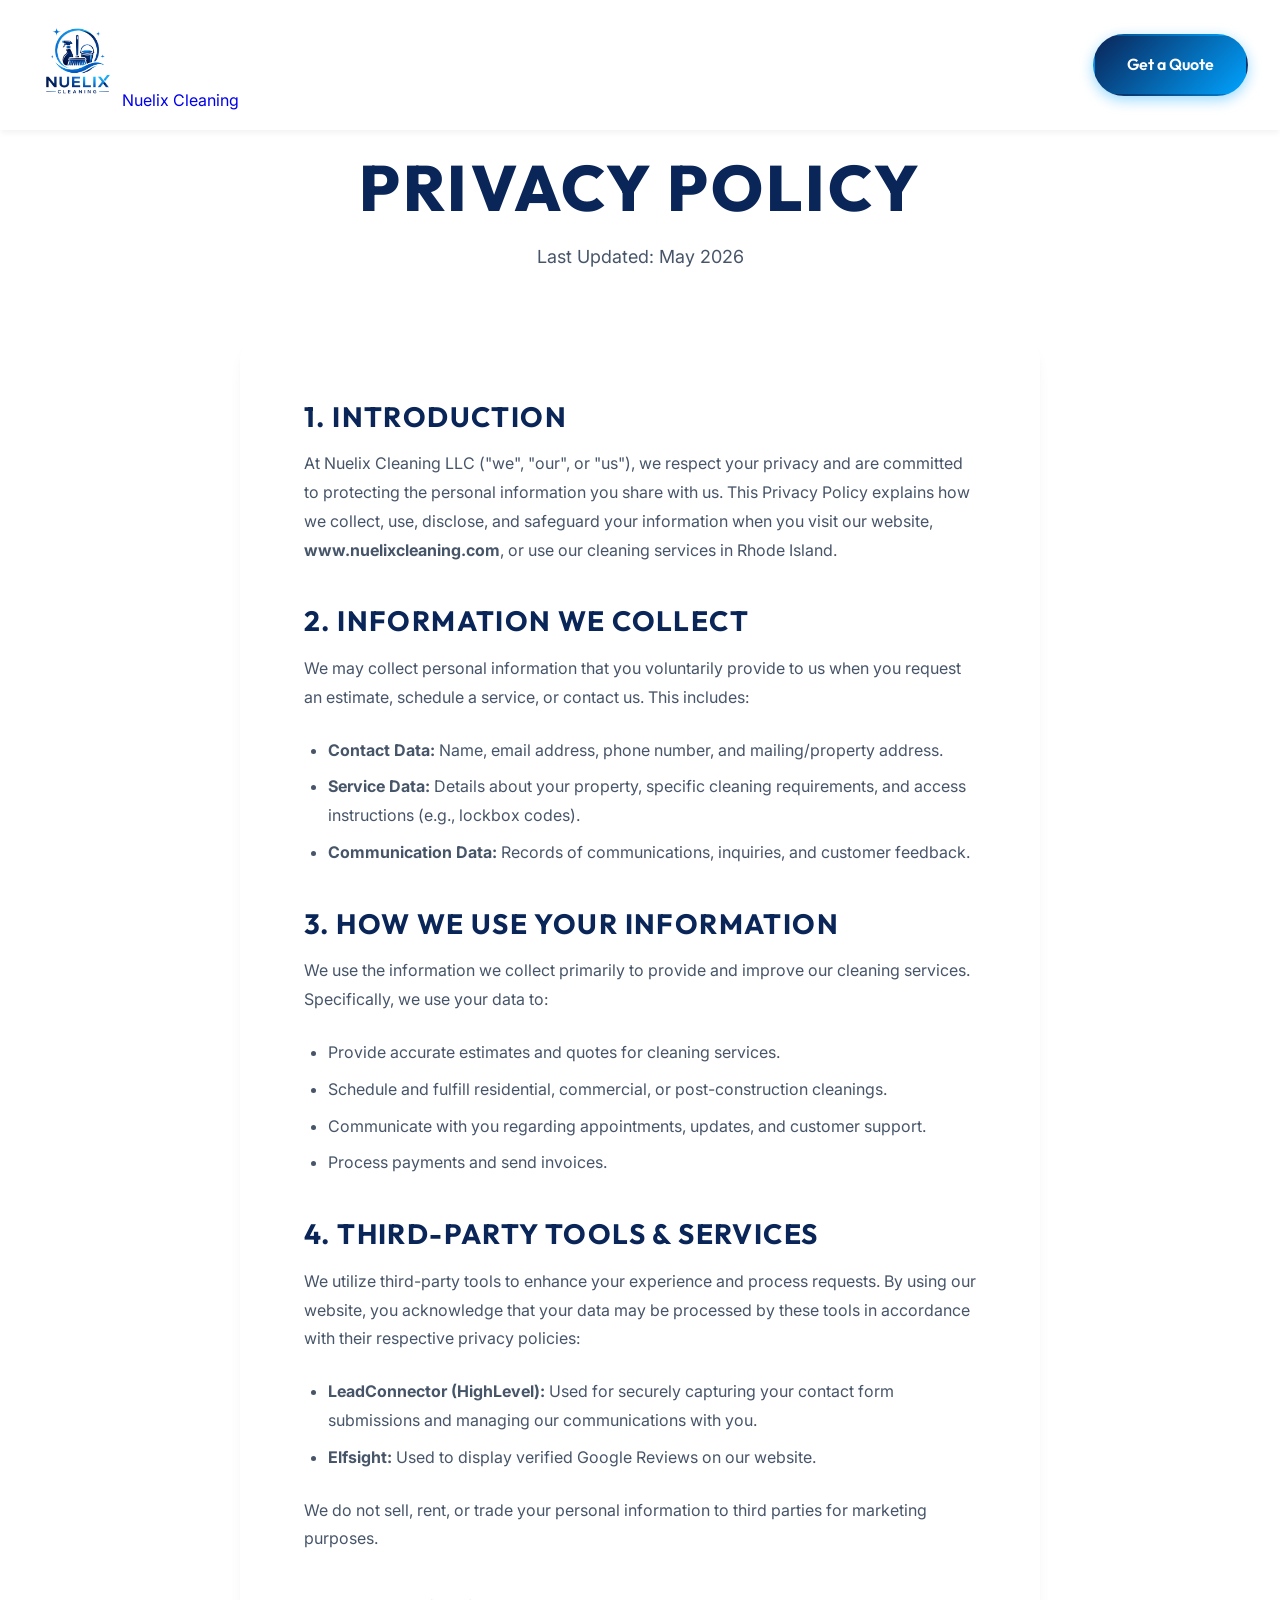
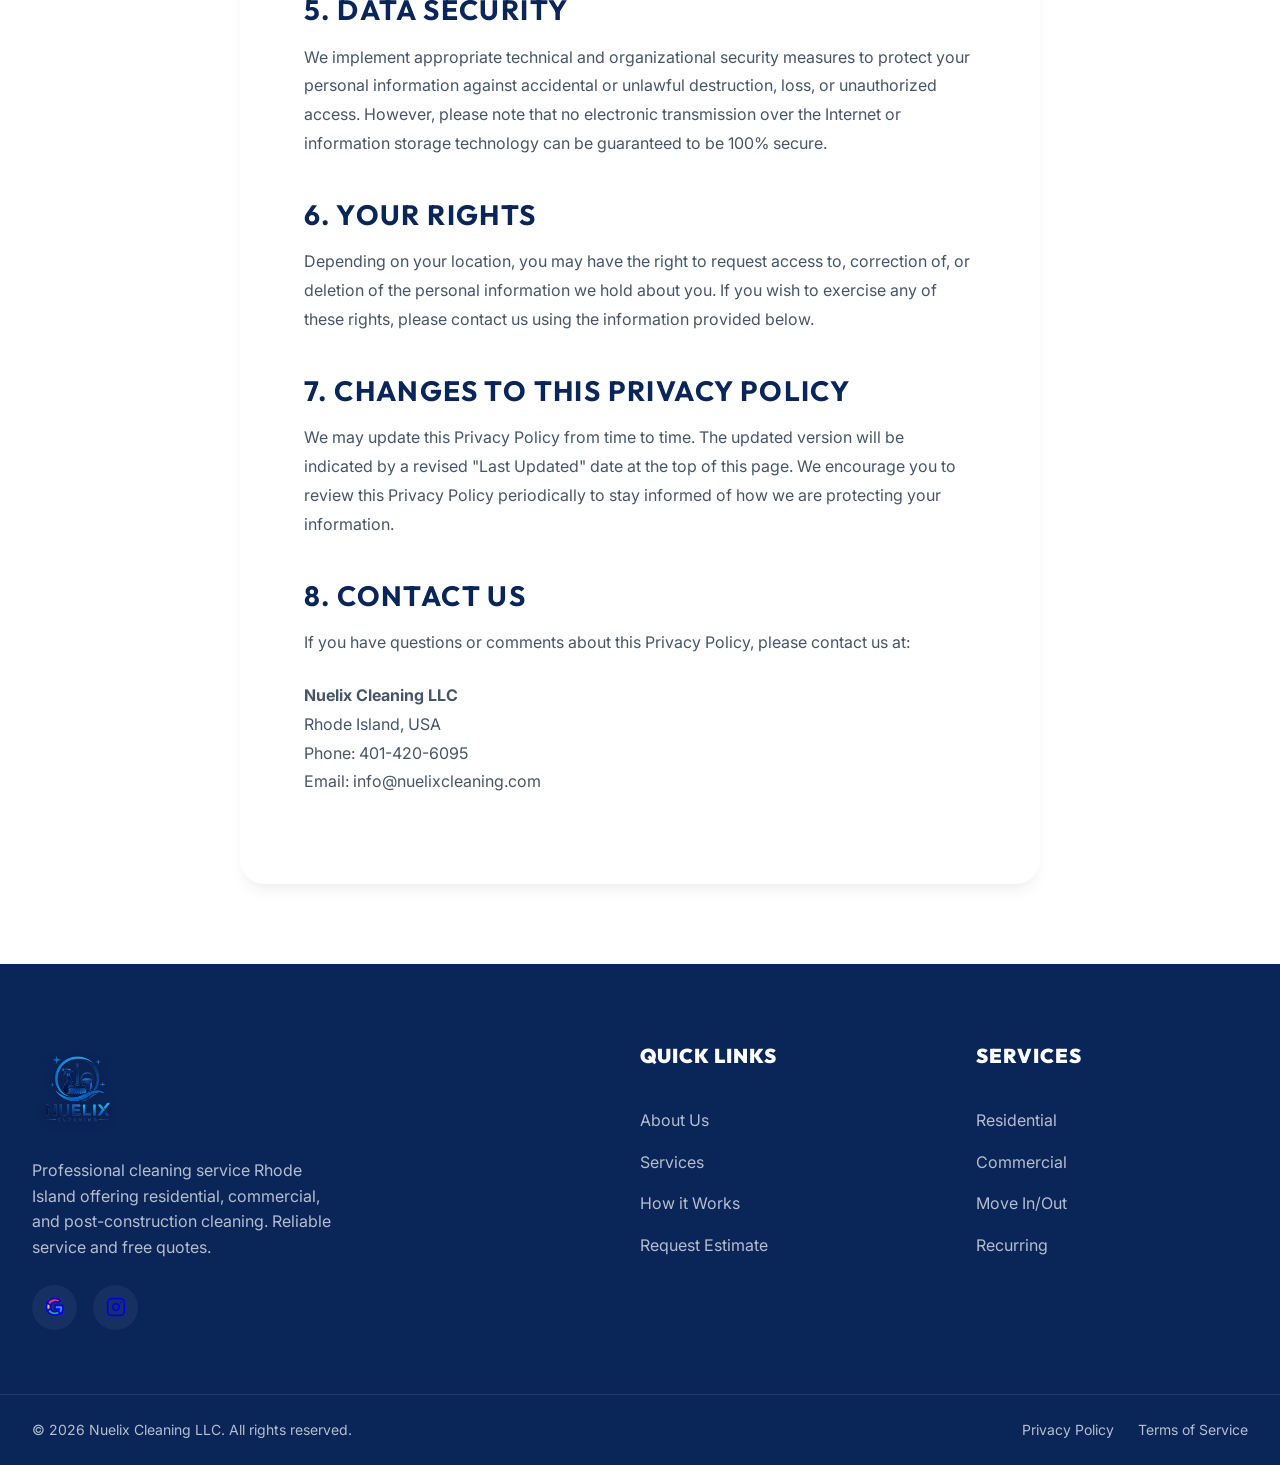
<file: privacy.html>
<!DOCTYPE html>
<html lang="en" class="scroll-smooth">

<head>
    <meta charset="UTF-8">
    <meta name="viewport" content="width=device-width, initial-scale=1.0">
    <title>Privacy Policy | Nuelix Cleaning LLC</title>
    <link rel="icon" href="logo.png" type="image/png">
    <meta name="description"
        content="Privacy Policy for Nuelix Cleaning LLC. Learn how we collect, use, and protect your personal information.">

    <!-- Google Fonts: Outfit & Inter -->
    <link rel="preconnect" href="https://fonts.googleapis.com">
    <link rel="preconnect" href="https://fonts.gstatic.com" crossorigin>
    <link
        href="https://fonts.googleapis.com/css2?family=Inter:wght@300;400;500;600&family=Outfit:wght@300;400;600;800;900&display=swap"
        rel="stylesheet">

    <!-- Custom CSS -->
    <link rel="stylesheet" href="style.css">
</head>

<body>

    <!-- Header -->
    <header id="header" class="header" style="background: rgba(255, 255, 255, 0.95); box-shadow: var(--shadow-sm);">
        <div class="container header-content">
            <a href="index.html" class="logo">
                <img src="logo.png" alt="Nuelix Cleaning Logo" class="logo-img">
                <span class="logo-text">Nuelix Cleaning</span>
            </a>

            <!-- Desktop Navigation -->
            <nav class="nav-links">
                <a href="index.html#about" class="nav-link">About</a>
                <a href="index.html#process" class="nav-link">Process</a>
                <a href="index.html#services" class="nav-link">Services</a>
                <a href="index.html#location" class="nav-link">Location</a>
                <a href="index.html#faq" class="nav-link">FAQ</a>
            </nav>

            <div class="nav-cta">
                <a href="index.html#contact" class="btn btn-primary">Get a Quote</a>
            </div>
            
            <!-- Mobile Menu Button -->
            <button class="mobile-menu-btn" aria-label="Toggle menu">
                <span></span>
                <span></span>
                <span></span>
            </button>
        </div>
        <div class="mobile-nav">
            <a href="index.html#about" class="mobile-link">About</a>
            <a href="index.html#process" class="mobile-link">Process</a>
            <a href="index.html#services" class="mobile-link">Services</a>
            <a href="index.html#location" class="mobile-link">Location</a>
            <a href="index.html#contact" class="mobile-link">Contact</a>
            <a href="index.html#contact" class="btn btn-primary mobile-cta">Request a Free Estimate</a>
        </div>
    </header>

    <!-- Legal Section -->
    <section class="legal-page section">
        <div class="container">
            <div class="legal-header">
                <h1 class="legal-title">Privacy Policy</h1>
                <p class="legal-updated">Last Updated: May 2026</p>
            </div>
            
            <div class="legal-content">
                <h2>1. Introduction</h2>
                <p>At Nuelix Cleaning LLC ("we", "our", or "us"), we respect your privacy and are committed to protecting the personal information you share with us. This Privacy Policy explains how we collect, use, disclose, and safeguard your information when you visit our website, <strong>www.nuelixcleaning.com</strong>, or use our cleaning services in Rhode Island.</p>

                <h2>2. Information We Collect</h2>
                <p>We may collect personal information that you voluntarily provide to us when you request an estimate, schedule a service, or contact us. This includes:</p>
                <ul>
                    <li><strong>Contact Data:</strong> Name, email address, phone number, and mailing/property address.</li>
                    <li><strong>Service Data:</strong> Details about your property, specific cleaning requirements, and access instructions (e.g., lockbox codes).</li>
                    <li><strong>Communication Data:</strong> Records of communications, inquiries, and customer feedback.</li>
                </ul>

                <h2>3. How We Use Your Information</h2>
                <p>We use the information we collect primarily to provide and improve our cleaning services. Specifically, we use your data to:</p>
                <ul>
                    <li>Provide accurate estimates and quotes for cleaning services.</li>
                    <li>Schedule and fulfill residential, commercial, or post-construction cleanings.</li>
                    <li>Communicate with you regarding appointments, updates, and customer support.</li>
                    <li>Process payments and send invoices.</li>
                </ul>

                <h2>4. Third-Party Tools & Services</h2>
                <p>We utilize third-party tools to enhance your experience and process requests. By using our website, you acknowledge that your data may be processed by these tools in accordance with their respective privacy policies:</p>
                <ul>
                    <li><strong>LeadConnector (HighLevel):</strong> Used for securely capturing your contact form submissions and managing our communications with you.</li>
                    <li><strong>Elfsight:</strong> Used to display verified Google Reviews on our website.</li>
                </ul>
                <p>We do not sell, rent, or trade your personal information to third parties for marketing purposes.</p>

                <h2>5. Data Security</h2>
                <p>We implement appropriate technical and organizational security measures to protect your personal information against accidental or unlawful destruction, loss, or unauthorized access. However, please note that no electronic transmission over the Internet or information storage technology can be guaranteed to be 100% secure.</p>

                <h2>6. Your Rights</h2>
                <p>Depending on your location, you may have the right to request access to, correction of, or deletion of the personal information we hold about you. If you wish to exercise any of these rights, please contact us using the information provided below.</p>

                <h2>7. Changes to This Privacy Policy</h2>
                <p>We may update this Privacy Policy from time to time. The updated version will be indicated by a revised "Last Updated" date at the top of this page. We encourage you to review this Privacy Policy periodically to stay informed of how we are protecting your information.</p>

                <h2>8. Contact Us</h2>
                <p>If you have questions or comments about this Privacy Policy, please contact us at:</p>
                <p>
                    <strong>Nuelix Cleaning LLC</strong><br>
                    Rhode Island, USA<br>
                    Phone: 401-420-6095<br>
                    Email: info@nuelixcleaning.com
                </p>
            </div>
        </div>
    </section>

    <!-- Footer -->
    <footer class="footer">
        <div class="container footer-container">
            <div class="footer-brand">
                <a href="index.html" class="logo footer-logo">
                    <img src="logo.png" alt="Nuelix Cleaning Logo" class="logo-img">
                </a>
                <p class="footer-desc">Professional cleaning service Rhode Island offering residential, commercial, and post-construction cleaning. Reliable service and free quotes.</p>
                <div class="social-links">
                    <a href="https://www.google.com/search?q=nuelix+cleaning+llc&ie=UTF-8&oe=UTF-8&hl=en-us&client=safari#ebo=0" target="_blank" class="social-link" aria-label="Google Business">
                        <svg viewBox="0 0 24 24" width="20" height="20" stroke="currentColor" stroke-width="2" fill="none" stroke-linecap="round" stroke-linejoin="round"><path d="M21.3 12.33c0-.82-.07-1.61-.2-2.37H12v4.4h5.27c-.23 1.44-.99 2.65-2.18 3.44v2.86h3.53c2.06-1.9 3.25-4.71 3.25-8.33z" fill="#4285F4"/><path d="M12 21.8c2.61 0 4.81-.86 6.42-2.34l-3.53-2.86c-.87.58-1.98.93-3.14.93-2.42 0-4.47-1.63-5.2-3.83H2.89v2.96C4.55 19.92 8.02 21.8 12 21.8z" fill="#34A853"/><path d="M6.8 13.71c-.19-.58-.3-1.2-.3-1.83s.11-1.25.3-1.83V7.09H2.89C2.2 8.46 1.8 10 1.8 11.64s.4 3.18 1.09 4.55l3.91-2.48z" fill="#FBBC05"/><path d="M12 5.51c1.42 0 2.69.49 3.7 1.45l2.77-2.77C16.8 2.59 14.6 1.8 12 1.8 8.02 1.8 4.55 3.68 2.89 7.09l3.91 2.96c.73-2.2 2.78-3.83 5.2-3.83z" fill="#EA4335"/></svg>
                    </a>
                    <a href="https://www.instagram.com/nuelix_cleaningllc?utm_source=ig_web_button_share_sheet&igsh=ZDNlZDc0MzIxNw==" target="_blank" class="social-link" aria-label="Instagram">
                        <svg xmlns="http://www.w3.org/2000/svg" width="20" height="20" viewBox="0 0 24 24" fill="none" stroke="currentColor" stroke-width="2" stroke-linecap="round" stroke-linejoin="round"><rect x="2" y="2" width="20" height="20" rx="5" ry="5"></rect><path d="M16 11.37A4 4 0 1 1 12.63 8 4 4 0 0 1 16 11.37z"></path><line x1="17.5" y1="6.5" x2="17.51" y2="6.5"></line></svg>
                    </a>
                </div>
            </div>
            <div class="footer-links-group">
                <h4 class="footer-title">Quick Links</h4>
                <a href="index.html#about" class="footer-link">About Us</a>
                <a href="index.html#services" class="footer-link">Services</a>
                <a href="index.html#process" class="footer-link">How it Works</a>
                <a href="index.html#contact" class="footer-link">Request Estimate</a>
            </div>
            <div class="footer-links-group">
                <h4 class="footer-title">Services</h4>
                <a href="index.html#services" class="footer-link">Residential</a>
                <a href="index.html#services" class="footer-link">Commercial</a>
                <a href="index.html#services" class="footer-link">Move In/Out</a>
                <a href="index.html#services" class="footer-link">Recurring</a>
            </div>
        </div>
        <div class="footer-bottom">
            <div class="container footer-bottom-inner">
                <p>&copy; 2026 Nuelix Cleaning LLC. All rights reserved.</p>
                <div class="footer-legal">
                    <a href="privacy.html">Privacy Policy</a>
                    <a href="terms.html">Terms of Service</a>
                </div>
            </div>
        </div>
    </footer>

    <!-- Scripts -->
    <script src="main.js"></script>
</body>
</html>
</file>
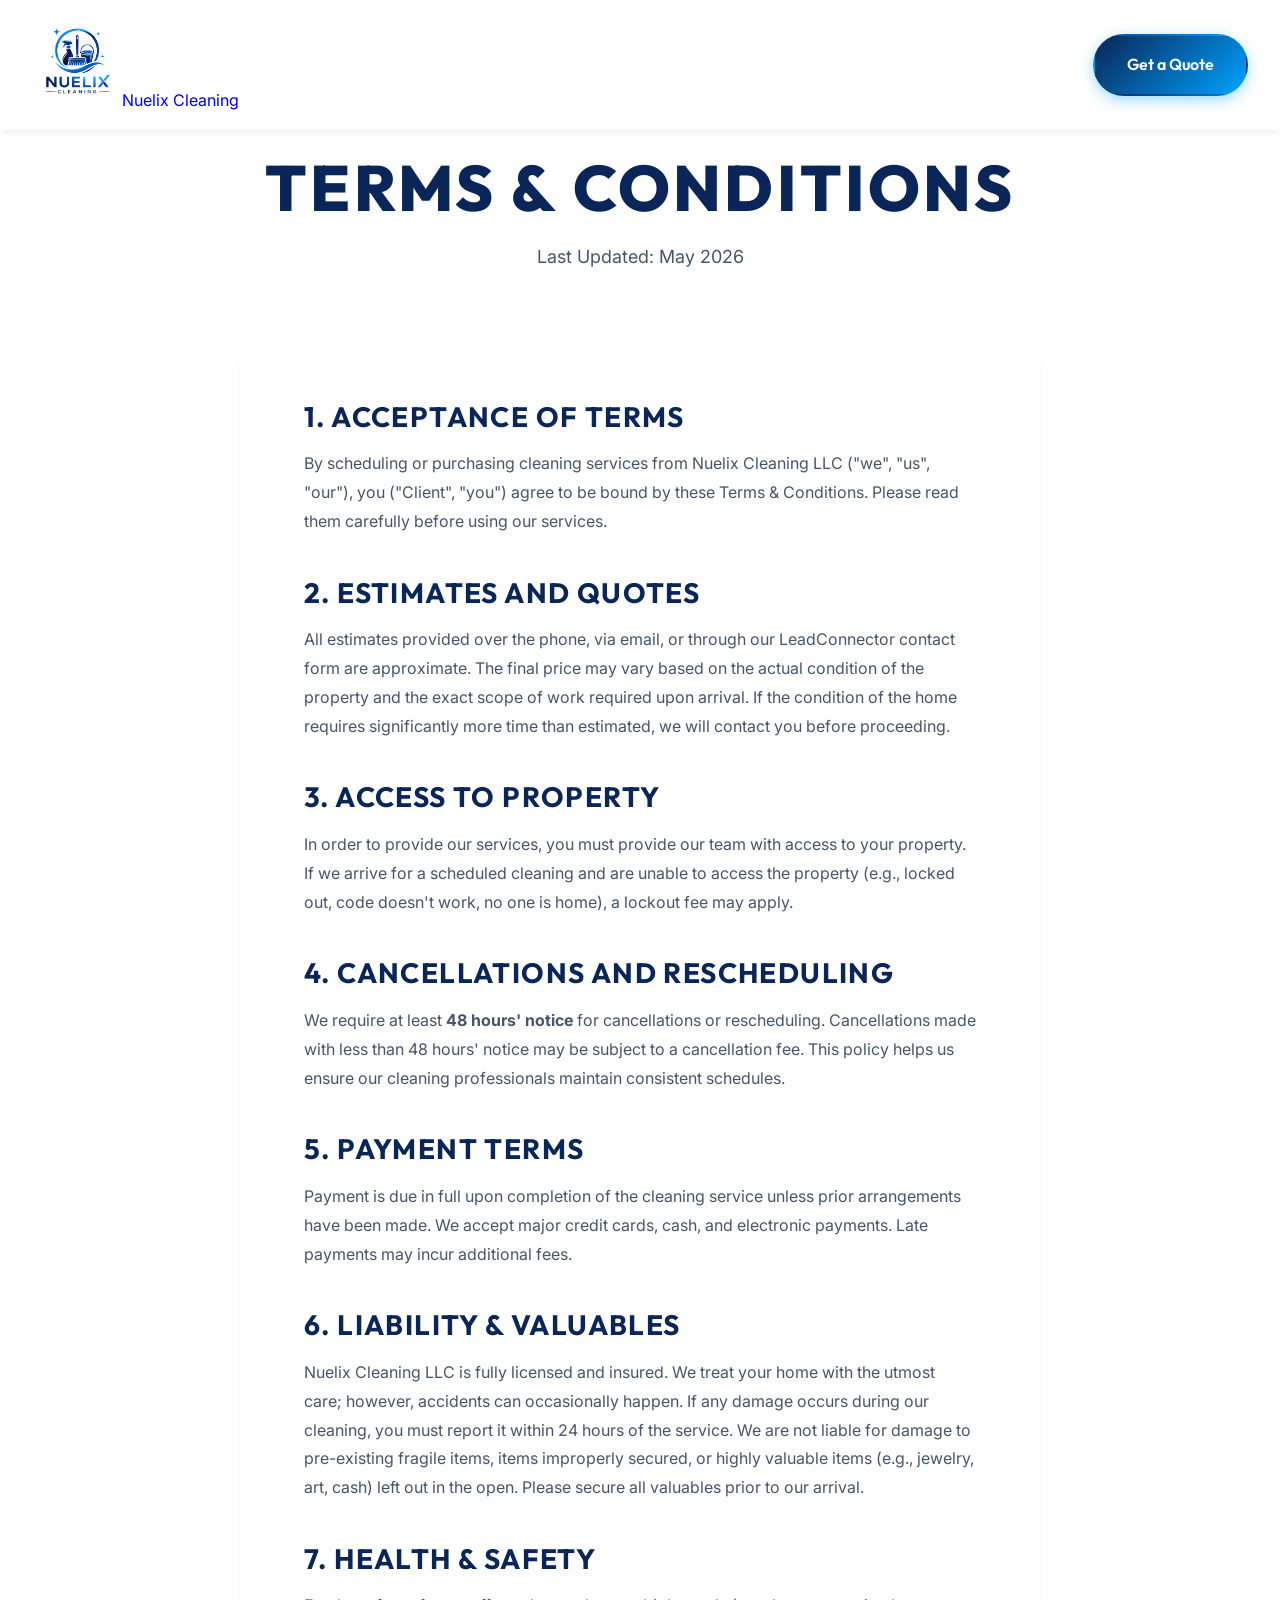
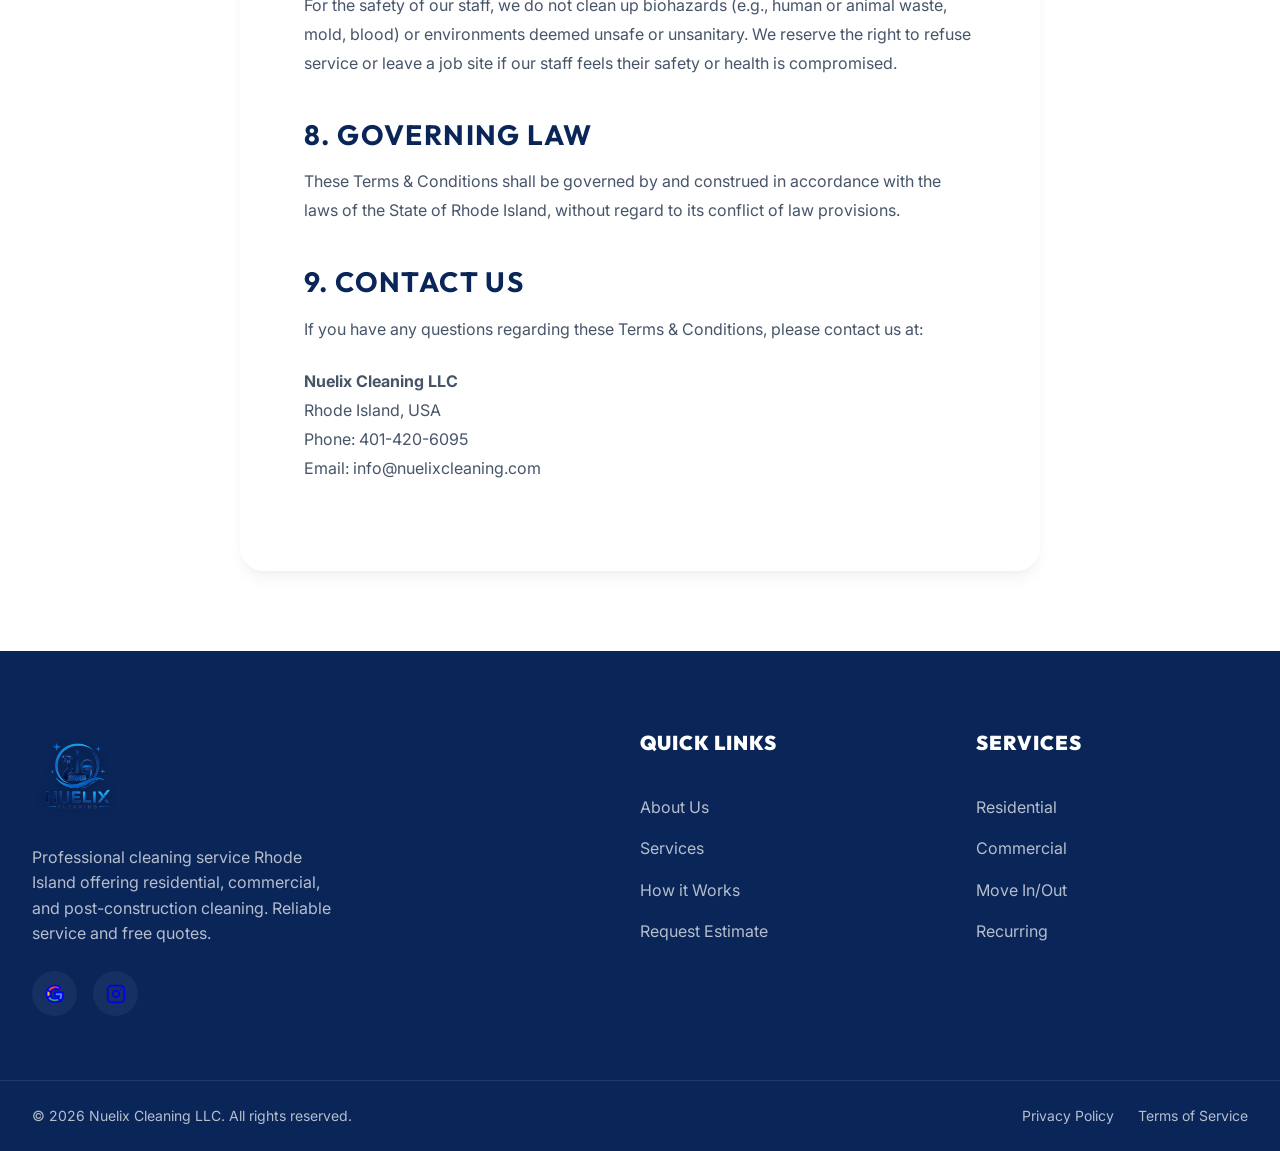
<file: terms.html>
<!DOCTYPE html>
<html lang="en" class="scroll-smooth">

<head>
    <meta charset="UTF-8">
    <meta name="viewport" content="width=device-width, initial-scale=1.0">
    <title>Terms & Conditions | Nuelix Cleaning LLC</title>
    <link rel="icon" href="logo.png" type="image/png">
    <meta name="description"
        content="Terms and Conditions for Nuelix Cleaning LLC. Read our service agreements, cancellation policies, and liability terms.">

    <!-- Google Fonts: Outfit & Inter -->
    <link rel="preconnect" href="https://fonts.googleapis.com">
    <link rel="preconnect" href="https://fonts.gstatic.com" crossorigin>
    <link
        href="https://fonts.googleapis.com/css2?family=Inter:wght@300;400;500;600&family=Outfit:wght@300;400;600;800;900&display=swap"
        rel="stylesheet">

    <!-- Custom CSS -->
    <link rel="stylesheet" href="style.css">
</head>

<body>

    <!-- Header -->
    <header id="header" class="header" style="background: rgba(255, 255, 255, 0.95); box-shadow: var(--shadow-sm);">
        <div class="container header-content">
            <a href="index.html" class="logo">
                <img src="logo.png" alt="Nuelix Cleaning Logo" class="logo-img">
                <span class="logo-text">Nuelix Cleaning</span>
            </a>

            <!-- Desktop Navigation -->
            <nav class="nav-links">
                <a href="index.html#about" class="nav-link">About</a>
                <a href="index.html#process" class="nav-link">Process</a>
                <a href="index.html#services" class="nav-link">Services</a>
                <a href="index.html#location" class="nav-link">Location</a>
                <a href="index.html#faq" class="nav-link">FAQ</a>
            </nav>

            <div class="nav-cta">
                <a href="index.html#contact" class="btn btn-primary">Get a Quote</a>
            </div>
            
            <!-- Mobile Menu Button -->
            <button class="mobile-menu-btn" aria-label="Toggle menu">
                <span></span>
                <span></span>
                <span></span>
            </button>
        </div>
        <div class="mobile-nav">
            <a href="index.html#about" class="mobile-link">About</a>
            <a href="index.html#process" class="mobile-link">Process</a>
            <a href="index.html#services" class="mobile-link">Services</a>
            <a href="index.html#location" class="mobile-link">Location</a>
            <a href="index.html#contact" class="mobile-link">Contact</a>
            <a href="index.html#contact" class="btn btn-primary mobile-cta">Request a Free Estimate</a>
        </div>
    </header>

    <!-- Legal Section -->
    <section class="legal-page section">
        <div class="container">
            <div class="legal-header">
                <h1 class="legal-title">Terms & Conditions</h1>
                <p class="legal-updated">Last Updated: May 2026</p>
            </div>
            
            <div class="legal-content">
                <h2>1. Acceptance of Terms</h2>
                <p>By scheduling or purchasing cleaning services from Nuelix Cleaning LLC ("we", "us", "our"), you ("Client", "you") agree to be bound by these Terms & Conditions. Please read them carefully before using our services.</p>

                <h2>2. Estimates and Quotes</h2>
                <p>All estimates provided over the phone, via email, or through our LeadConnector contact form are approximate. The final price may vary based on the actual condition of the property and the exact scope of work required upon arrival. If the condition of the home requires significantly more time than estimated, we will contact you before proceeding.</p>

                <h2>3. Access to Property</h2>
                <p>In order to provide our services, you must provide our team with access to your property. If we arrive for a scheduled cleaning and are unable to access the property (e.g., locked out, code doesn't work, no one is home), a lockout fee may apply.</p>

                <h2>4. Cancellations and Rescheduling</h2>
                <p>We require at least <strong>48 hours' notice</strong> for cancellations or rescheduling. Cancellations made with less than 48 hours' notice may be subject to a cancellation fee. This policy helps us ensure our cleaning professionals maintain consistent schedules.</p>

                <h2>5. Payment Terms</h2>
                <p>Payment is due in full upon completion of the cleaning service unless prior arrangements have been made. We accept major credit cards, cash, and electronic payments. Late payments may incur additional fees.</p>

                <h2>6. Liability & Valuables</h2>
                <p>Nuelix Cleaning LLC is fully licensed and insured. We treat your home with the utmost care; however, accidents can occasionally happen. If any damage occurs during our cleaning, you must report it within 24 hours of the service. We are not liable for damage to pre-existing fragile items, items improperly secured, or highly valuable items (e.g., jewelry, art, cash) left out in the open. Please secure all valuables prior to our arrival.</p>

                <h2>7. Health & Safety</h2>
                <p>For the safety of our staff, we do not clean up biohazards (e.g., human or animal waste, mold, blood) or environments deemed unsafe or unsanitary. We reserve the right to refuse service or leave a job site if our staff feels their safety or health is compromised.</p>

                <h2>8. Governing Law</h2>
                <p>These Terms & Conditions shall be governed by and construed in accordance with the laws of the State of Rhode Island, without regard to its conflict of law provisions.</p>

                <h2>9. Contact Us</h2>
                <p>If you have any questions regarding these Terms & Conditions, please contact us at:</p>
                <p>
                    <strong>Nuelix Cleaning LLC</strong><br>
                    Rhode Island, USA<br>
                    Phone: 401-420-6095<br>
                    Email: info@nuelixcleaning.com
                </p>
            </div>
        </div>
    </section>

    <!-- Footer -->
    <footer class="footer">
        <div class="container footer-container">
            <div class="footer-brand">
                <a href="index.html" class="logo footer-logo">
                    <img src="logo.png" alt="Nuelix Cleaning Logo" class="logo-img">
                </a>
                <p class="footer-desc">Professional cleaning service Rhode Island offering residential, commercial, and post-construction cleaning. Reliable service and free quotes.</p>
                <div class="social-links">
                    <a href="https://www.google.com/search?q=nuelix+cleaning+llc&ie=UTF-8&oe=UTF-8&hl=en-us&client=safari#ebo=0" target="_blank" class="social-link" aria-label="Google Business">
                        <svg viewBox="0 0 24 24" width="20" height="20" stroke="currentColor" stroke-width="2" fill="none" stroke-linecap="round" stroke-linejoin="round"><path d="M21.3 12.33c0-.82-.07-1.61-.2-2.37H12v4.4h5.27c-.23 1.44-.99 2.65-2.18 3.44v2.86h3.53c2.06-1.9 3.25-4.71 3.25-8.33z" fill="#4285F4"/><path d="M12 21.8c2.61 0 4.81-.86 6.42-2.34l-3.53-2.86c-.87.58-1.98.93-3.14.93-2.42 0-4.47-1.63-5.2-3.83H2.89v2.96C4.55 19.92 8.02 21.8 12 21.8z" fill="#34A853"/><path d="M6.8 13.71c-.19-.58-.3-1.2-.3-1.83s.11-1.25.3-1.83V7.09H2.89C2.2 8.46 1.8 10 1.8 11.64s.4 3.18 1.09 4.55l3.91-2.48z" fill="#FBBC05"/><path d="M12 5.51c1.42 0 2.69.49 3.7 1.45l2.77-2.77C16.8 2.59 14.6 1.8 12 1.8 8.02 1.8 4.55 3.68 2.89 7.09l3.91 2.96c.73-2.2 2.78-3.83 5.2-3.83z" fill="#EA4335"/></svg>
                    </a>
                    <a href="https://www.instagram.com/nuelix_cleaningllc?utm_source=ig_web_button_share_sheet&igsh=ZDNlZDc0MzIxNw==" target="_blank" class="social-link" aria-label="Instagram">
                        <svg xmlns="http://www.w3.org/2000/svg" width="20" height="20" viewBox="0 0 24 24" fill="none" stroke="currentColor" stroke-width="2" stroke-linecap="round" stroke-linejoin="round"><rect x="2" y="2" width="20" height="20" rx="5" ry="5"></rect><path d="M16 11.37A4 4 0 1 1 12.63 8 4 4 0 0 1 16 11.37z"></path><line x1="17.5" y1="6.5" x2="17.51" y2="6.5"></line></svg>
                    </a>
                </div>
            </div>
            <div class="footer-links-group">
                <h4 class="footer-title">Quick Links</h4>
                <a href="index.html#about" class="footer-link">About Us</a>
                <a href="index.html#services" class="footer-link">Services</a>
                <a href="index.html#process" class="footer-link">How it Works</a>
                <a href="index.html#contact" class="footer-link">Request Estimate</a>
            </div>
            <div class="footer-links-group">
                <h4 class="footer-title">Services</h4>
                <a href="index.html#services" class="footer-link">Residential</a>
                <a href="index.html#services" class="footer-link">Commercial</a>
                <a href="index.html#services" class="footer-link">Move In/Out</a>
                <a href="index.html#services" class="footer-link">Recurring</a>
            </div>
        </div>
        <div class="footer-bottom">
            <div class="container footer-bottom-inner">
                <p>&copy; 2026 Nuelix Cleaning LLC. All rights reserved.</p>
                <div class="footer-legal">
                    <a href="privacy.html">Privacy Policy</a>
                    <a href="terms.html">Terms of Service</a>
                </div>
            </div>
        </div>
    </footer>

    <!-- Scripts -->
    <script src="main.js"></script>
</body>
</html>
</file>
<file: style.css>
:root {
    /* Color Palette - Exact Logo Match */
    --bg-main: #FFFFFF;
    --bg-light: #F8F9FA;
    --bg-card: #FFFFFF;
    
    --text-primary: #0A2558; /* Deep Navy Blue */
    --text-secondary: #475569; /* Slate Gray */
    --text-light: #FFFFFF; /* For dark buttons/hero */
    
    /* Brand Accents - Logo Match */
    --accent-primary: #00A3FF; /* Bright Sky Blue */
    --accent-hover: #0082CC;
    --accent-secondary: #0A2558; /* Deep Navy Blue for footer */
    
    --gradient-logo: linear-gradient(135deg, #0A2558 0%, #00A3FF 100%);
    
    --border-color: #E2E8F0;
    
    /* Typography */
    --font-heading: 'Outfit', sans-serif;
    --font-body: 'Inter', sans-serif;
    
    /* Shadows */
    --shadow-sm: 0 4px 6px -1px rgba(0, 0, 0, 0.05);
    --shadow-md: 0 10px 15px -3px rgba(0, 0, 0, 0.05), 0 4px 6px -2px rgba(0, 0, 0, 0.025);
    --shadow-lg: 0 20px 25px -5px rgba(0, 0, 0, 0.05), 0 10px 10px -5px rgba(0, 0, 0, 0.02);
    --shadow-xl: 0 25px 50px -12px rgba(0, 0, 0, 0.1);
    
    /* Transitions */
    --transition: all 0.3s cubic-bezier(0.4, 0, 0.2, 1);
}

* {
    margin: 0;
    padding: 0;
    box-sizing: border-box;
}

html {
    scroll-behavior: smooth;
}

body {
    background-color: var(--bg-main);
    color: var(--text-primary);
    font-family: var(--font-body);
    line-height: 1.6;
    overflow-x: hidden;
}

/* Typography Utilities */
h1, h2, h3, h4, h5, h6 {
    font-family: var(--font-heading);
    font-weight: 900;
    line-height: 1.2;
    color: var(--text-primary);
    text-transform: uppercase;
    letter-spacing: 0.05em;
}

.highlight-text {
    background: var(--gradient-logo);
    -webkit-background-clip: text;
    -webkit-text-fill-color: transparent;
    background-clip: text;
    display: inline-block;
}

/* Layout Utilities */
.container {
    width: 100%;
    max-width: 1280px;
    margin: 0 auto;
    padding: 0 2rem;
}

.section {
    padding: 8rem 0;
    position: relative;
}

.bg-light {
    background-color: var(--bg-light);
}

.section-header {
    margin-bottom: 4rem;
}

.section-header.center {
    text-align: center;
    display: flex;
    flex-direction: column;
    align-items: center;
}

.section-title {
    font-size: clamp(2.5rem, 5vw, 4rem);
    margin-bottom: 1rem;
    letter-spacing: -0.02em;
}

.section-desc {
    font-size: 1.125rem;
    color: var(--text-secondary);
    max-width: 600px;
}

.shadow-xl {
    box-shadow: var(--shadow-xl);
}

/* Card Utilities */
.card {
    background: var(--bg-card);
    border: 1px solid var(--border-color);
    border-radius: 24px;
    box-shadow: var(--shadow-md);
    transition: var(--transition);
}

.card:hover {
    box-shadow: var(--shadow-lg);
    transform: translateY(-5px);
    border-color: var(--accent-primary);
}

/* Buttons */
.btn {
    display: inline-flex;
    align-items: center;
    justify-content: center;
    padding: 1rem 2rem;
    border-radius: 100px;
    font-family: var(--font-heading);
    font-weight: 600;
    font-size: 1rem;
    text-decoration: none;
    transition: var(--transition);
    cursor: pointer;
    border: 2px solid transparent;
}

.btn-large {
    padding: 1.25rem 2.5rem;
    font-size: 1.125rem;
}

.btn-primary {
    background: var(--gradient-logo);
    color: var(--text-light);
    box-shadow: 0 4px 14px rgba(0, 163, 255, 0.4);
}

.btn-primary:hover {
    background: var(--text-primary);
    transform: translateY(-2px);
    box-shadow: 0 6px 20px rgba(10, 37, 88, 0.3);
}

.btn-outline {
    background: transparent;
    color: var(--accent-primary);
    border-color: var(--accent-primary);
}

.btn-outline:hover {
    background: var(--accent-primary);
    color: var(--text-light);
}

.btn-white {
    background: transparent;
    color: var(--text-light);
    border-color: var(--text-light);
}

.btn-white:hover {
    background: var(--text-light);
    color: var(--text-primary);
}

/* Header */
.header {
    position: fixed;
    top: 0;
    left: 0;
    right: 0;
    z-index: 100;
    padding: 1rem 0;
    background: transparent;
    transition: var(--transition);
}

.header.scrolled {
    background: rgba(255, 255, 255, 0.95);
    backdrop-filter: blur(10px);
    -webkit-backdrop-filter: blur(10px);
    box-shadow: var(--shadow-sm);
    padding: 0.75rem 0;
}

.header-content {
    display: flex;
    justify-content: space-between;
    align-items: center;
}

.logo {
    display: flex;
    align-items: baseline;
    text-decoration: none;
}

.logo-img {
    height: 90px;
    width: auto;
    object-fit: contain;
    transition: var(--transition);
}

.header.scrolled .logo-img {
    height: 60px;
    filter: drop-shadow(0 2px 4px rgba(0,0,0,0.1));
}

.nav-links {
    display: flex;
    gap: 2.5rem;
}

.nav-link {
    color: var(--text-light);
    text-decoration: none;
    font-weight: 500;
    font-size: 0.95rem;
    transition: var(--transition);
}

.header.scrolled .nav-link {
    color: var(--text-secondary);
}

.nav-link:hover, .header.scrolled .nav-link:hover {
    color: var(--accent-primary);
}

.mobile-menu-btn {
    display: none;
    flex-direction: column;
    gap: 6px;
    background: none;
    border: none;
    cursor: pointer;
    z-index: 101;
}

.mobile-menu-btn span {
    display: block;
    width: 24px;
    height: 2px;
    background: var(--text-light);
    transition: var(--transition);
}

.header.scrolled .mobile-menu-btn span {
    background: var(--text-primary);
}

.mobile-nav {
    display: none;
    position: absolute;
    top: 100%;
    left: 0;
    right: 0;
    background: var(--bg-main);
    padding: 2rem;
    flex-direction: column;
    gap: 1.5rem;
    border-bottom: 1px solid var(--border-color);
    box-shadow: var(--shadow-md);
}

.mobile-nav.active {
    display: flex;
}

.mobile-link {
    color: var(--text-primary);
    text-decoration: none;
    font-size: 1.25rem;
    font-weight: 600;
}

.mobile-link:hover {
    color: var(--accent-primary);
}

/* Hero Section */
.hero {
    min-height: 100vh;
    min-height: 100svh; /* Perfect fit on mobile browsers */
    display: flex;
    align-items: center;
    justify-content: center;
    position: relative;
    padding-top: 120px;
    padding-bottom: 60px;
}

.hero-bg {
    position: absolute;
    inset: 0;
    background: url('hero.png') center/cover no-repeat;
    z-index: -2;
}

/* Subtle elegant overlay to make white text pop without looking "dark mode" */
.hero-bg::after {
    content: '';
    position: absolute;
    inset: 0;
    background: linear-gradient(to bottom, rgba(15, 23, 42, 0.4), rgba(15, 23, 42, 0.6));
    z-index: -1;
}

.hero-content {
    text-align: center;
    display: flex;
    flex-direction: column;
    align-items: center;
    max-width: 900px;
    margin: 0 auto;
    color: var(--text-light);
}

.hero-title {
    font-size: clamp(3rem, 8vw, 6.5rem);
    line-height: 1;
    margin-bottom: 1.5rem;
    letter-spacing: -0.03em;
    text-transform: uppercase;
    color: var(--text-light);
}

.hero-subtitle {
    font-size: clamp(1.125rem, 2vw, 1.5rem);
    color: rgba(255, 255, 255, 0.9);
    margin-bottom: 3rem;
    max-width: 600px;
}

.hero-buttons {
    display: flex;
    gap: 1.5rem;
    justify-content: center;
    flex-wrap: wrap;
}

/* About Section */
.about-container {
    display: grid;
    grid-template-columns: 1fr 1fr;
    gap: 4rem;
    align-items: center;
}

.stats {
    display: grid;
    grid-template-columns: repeat(3, 1fr);
    gap: 2rem;
    margin-top: 3rem;
}

.stat-num {
    font-size: 2.5rem;
    color: var(--accent-primary);
}

.stat-label {
    color: var(--text-secondary);
    font-size: 0.875rem;
    text-transform: uppercase;
    letter-spacing: 1px;
    font-weight: 600;
}

.about-image-wrapper {
    position: relative;
    padding: 1rem;
    aspect-ratio: 4/5;
}

.about-img {
    width: 100%;
    height: 100%;
    object-fit: cover;
    border-radius: 16px;
}

/* Process Section */
.process-grid {
    display: grid;
    grid-template-columns: repeat(auto-fit, minmax(300px, 1fr));
    gap: 2.5rem;
}

.process-card {
    padding: 3rem 2rem;
    position: relative;
    overflow: hidden;
    text-align: center;
    display: flex;
    flex-direction: column;
    align-items: center;
}

.step-num {
    font-family: var(--font-heading);
    font-size: 4rem;
    font-weight: 900;
    color: rgba(14, 165, 233, 0.1);
    position: absolute;
    top: 1rem;
    right: 1.5rem;
    line-height: 1;
}

.step-title {
    font-size: 1.5rem;
    margin-bottom: 1rem;
    position: relative;
    z-index: 1;
}

.step-desc {
    color: var(--text-secondary);
    position: relative;
    z-index: 1;
}

/* Services Section */
.services-carousel-wrapper {
    position: relative;
    width: 100%;
    max-width: 1400px;
    margin: 0 auto;
    display: flex;
    align-items: center;
    gap: 1.5rem;
    padding: 1rem 0;
}

.carousel-viewport {
    overflow: hidden;
    width: 100%;
    border-radius: 24px;
    /* Optional: subtle mask for edge fading if desired */
}

.carousel-track {
    display: flex;
    transition: transform 0.5s cubic-bezier(0.25, 1, 0.5, 1);
    /* For infinite loop, JS will handle transform */
}

.carousel-slide {
    min-width: 33.333%; /* 3 cards on desktop */
    padding: 0 1rem;
    flex-shrink: 0;
}

.carousel-btn {
    background: var(--bg-card);
    border: 1px solid var(--border-color);
    width: 56px;
    height: 56px;
    border-radius: 50%;
    display: flex;
    align-items: center;
    justify-content: center;
    color: var(--accent-primary);
    cursor: pointer;
    transition: var(--transition);
    box-shadow: var(--shadow-sm);
    z-index: 10;
    flex-shrink: 0;
}

.carousel-btn:hover {
    background: var(--accent-primary);
    color: var(--text-light);
    transform: scale(1.1);
    box-shadow: var(--shadow-md);
}

/* Modern Card Design */
.modern-card {
    position: relative;
    height: 500px;
    border-radius: 24px;
    overflow: hidden;
    cursor: pointer;
    box-shadow: var(--shadow-md);
    transition: all 0.5s cubic-bezier(0.25, 1, 0.5, 1);
}

.modern-img {
    position: absolute;
    top: 0;
    left: 0;
    width: 100%;
    height: 100%;
    object-fit: cover;
    transition: transform 0.8s ease;
}

.modern-overlay {
    position: absolute;
    inset: 0;
    background: linear-gradient(to bottom, rgba(0,0,0,0) 40%, rgba(0,0,0,0.7) 100%);
    transition: opacity 0.5s ease;
}

.glass-panel {
    position: absolute;
    bottom: 0;
    left: 0;
    width: 100%;
    padding: 2rem;
    background: rgba(255, 255, 255, 0.1);
    backdrop-filter: blur(12px);
    -webkit-backdrop-filter: blur(12px);
    border-top: 1px solid rgba(255, 255, 255, 0.2);
    display: flex;
    justify-content: space-between;
    align-items: flex-end;
    transition: all 0.5s ease;
}

.panel-content {
    flex: 1;
    padding-right: 1.5rem;
}

.modern-title {
    color: #fff;
    font-size: 1.5rem;
    margin-bottom: 0.5rem;
    font-weight: 700;
}

.modern-desc {
    color: rgba(255, 255, 255, 0.85);
    font-size: 0.95rem;
    line-height: 1.5;
    opacity: 0;
    max-height: 0;
    overflow: hidden;
    transition: all 0.5s cubic-bezier(0.25, 1, 0.5, 1);
    transform: translateY(10px);
}

.card-arrow {
    width: 48px;
    height: 48px;
    border-radius: 50%;
    background: var(--accent-primary);
    color: #fff;
    display: flex;
    align-items: center;
    justify-content: center;
    transform: rotate(-45deg) scale(0.8);
    opacity: 0;
    transition: all 0.4s ease;
}

/* Hover Effects */
.modern-card:hover {
    transform: translateY(-10px);
    box-shadow: 0 20px 40px rgba(0,0,0,0.2);
}

.modern-card:hover .modern-img {
    transform: scale(1.1);
}

.modern-card:hover .glass-panel {
    background: rgba(255, 255, 255, 0.2);
    padding-bottom: 2.5rem;
}

.modern-card:hover .modern-desc {
    opacity: 1;
    max-height: 100px;
    transform: translateY(0);
    margin-top: 0.5rem;
}

.modern-card:hover .card-arrow {
    transform: rotate(0) scale(1);
    opacity: 1;
}

/* Responsive */
@media (max-width: 1024px) {
    .carousel-slide { min-width: 50%; }
}
@media (max-width: 768px) {
    .carousel-slide { min-width: 100%; }
    .services-carousel-wrapper { flex-wrap: wrap; justify-content: center; position: relative; }
    .carousel-btn { position: absolute; top: 50%; transform: translateY(-50%); z-index: 20; background: rgba(255,255,255,0.9); }
    .prev-btn { left: 1rem; }
    .next-btn { right: 1rem; }
    .modern-desc { opacity: 1; max-height: 100px; transform: translateY(0); margin-top: 0.5rem; }
}

/* Location Section */
.location-container {
    display: grid;
    grid-template-columns: 1fr 1.5fr;
    gap: 4rem;
    align-items: center;
}

.marquee-container {
    width: 100%;
    overflow: hidden;
    position: relative;
    padding: 1rem 0;
    margin-top: 2rem;
    /* Optional: add a subtle fade on the edges so it looks like it's sliding out of nowhere */
    mask-image: linear-gradient(to right, transparent, black 10%, black 90%, transparent);
    -webkit-mask-image: linear-gradient(to right, transparent, black 10%, black 90%, transparent);
}

.marquee-track {
    display: flex;
    width: max-content;
    /* Since we have 3 copies, translating -33.333% moves exactly one copy's width to the left */
    animation: scroll-marquee 15s linear infinite;
}

.marquee-track:hover {
    animation-play-state: paused;
}

.marquee-content {
    display: flex;
    gap: 4rem;
    padding-right: 4rem; /* The gap between this copy and the next */
}

@keyframes scroll-marquee {
    0% { transform: translateX(0); }
    100% { transform: translateX(-50%); }
}

.client-logo {
    height: 70px;
    width: auto;
    max-width: 200px;
    object-fit: contain;
    transition: var(--transition);
    cursor: pointer;
}

.client-logo:hover {
    transform: scale(1.05);
}

.location-map {
    height: 500px;
    border-radius: 24px;
    overflow: hidden;
    padding: 0.5rem;
    background: var(--bg-main);
    border: 1px solid var(--border-color);
}

.location-map iframe {
    border-radius: 18px;
}

/* FAQ Section */
.faq-container {
    max-width: 800px;
}

.accordion {
    display: flex;
    flex-direction: column;
    gap: 1rem;
}

.accordion-item {
    overflow: hidden;
}

.accordion-header {
    width: 100%;
    padding: 1.5rem 2rem;
    display: flex;
    justify-content: space-between;
    align-items: center;
    background: none;
    border: none;
    color: var(--text-primary);
    font-family: var(--font-heading);
    font-size: 1.125rem;
    font-weight: 600;
    text-align: left;
    cursor: pointer;
}

.accordion-header .icon {
    font-size: 1.5rem;
    font-weight: 300;
    transition: transform 0.3s ease;
    color: var(--accent-primary);
}

.accordion-item.active .accordion-header .icon {
    transform: rotate(45deg);
}

.accordion-content {
    max-height: 0;
    overflow: hidden;
    transition: max-height 0.4s ease;
    padding: 0 2rem;
}

.accordion-item.active .accordion-content {
    max-height: 200px;
    padding-bottom: 1.5rem;
}

.accordion-content p {
    color: var(--text-secondary);
}

/* Contact Section */
.contact-container {
    display: grid;
    grid-template-columns: 1fr 1fr;
    gap: 4rem;
}

.info-items {
    display: flex;
    flex-direction: column;
    gap: 1.5rem;
    margin-top: 3rem;
}

.info-item {
    display: flex;
    align-items: center;
    gap: 1.5rem;
    padding: 1.5rem;
}

.info-icon {
    font-size: 1.5rem;
    width: 60px;
    height: 60px;
    display: flex;
    align-items: center;
    justify-content: center;
    background: var(--bg-light);
    border-radius: 50%;
    color: var(--accent-primary);
}

.info-title {
    font-size: 0.875rem;
    color: var(--text-secondary);
    margin-bottom: 0.25rem;
    font-weight: 600;
}

.info-text {
    font-weight: 600;
    font-size: 1.125rem;
    color: var(--text-primary);
}

/* Immersive Glassmorphic Contact Section */
.contact-bg-orb {
    position: absolute;
    border-radius: 50%;
    filter: blur(80px);
    opacity: 0.6;
    z-index: 0;
    animation: orbFloat 20s infinite ease-in-out alternate;
}

.orb-1 {
    width: 600px;
    height: 600px;
    background: radial-gradient(circle, rgba(14, 165, 233, 0.4) 0%, rgba(14, 165, 233, 0) 70%);
    top: -100px;
    right: -100px;
}

.orb-2 {
    width: 500px;
    height: 500px;
    background: radial-gradient(circle, rgba(15, 23, 42, 0.2) 0%, rgba(15, 23, 42, 0) 70%);
    bottom: -150px;
    left: 10%;
    animation-delay: -10s;
}

@keyframes orbFloat {
    0% { transform: translate(0, 0) scale(1); }
    33% { transform: translate(-50px, 50px) scale(1.1); }
    66% { transform: translate(30px, -30px) scale(0.9); }
    100% { transform: translate(0, 0) scale(1); }
}

.glass-card {
    background: rgba(255, 255, 255, 0.7);
    backdrop-filter: blur(12px);
    -webkit-backdrop-filter: blur(12px);
    border: 1px solid rgba(255, 255, 255, 0.5);
    box-shadow: 0 10px 30px rgba(0, 0, 0, 0.05);
    transition: transform 0.4s ease, box-shadow 0.4s ease;
}

.glass-card:hover {
    transform: translateY(-5px);
    box-shadow: 0 15px 35px rgba(14, 165, 233, 0.1);
}

.glass-form-container {
    position: relative;
    width: 100%;
    max-width: 600px;
    margin: 0 auto;
    background: rgba(255, 255, 255, 0.6);
    backdrop-filter: blur(20px);
    -webkit-backdrop-filter: blur(20px);
    border: 1px solid rgba(255, 255, 255, 0.8);
    border-radius: 24px;
    padding: 10px; /* Slight padding to frame the iframe */
    box-shadow: 
        0 20px 50px rgba(0, 0, 0, 0.1),
        inset 0 0 0 1px rgba(255, 255, 255, 0.5);
    overflow: hidden;
    transform-style: preserve-3d;
    perspective: 1000px;
    transition: transform 0.5s ease;
}

.glass-form-container:hover {
    transform: translateY(-5px) scale(1.01);
    box-shadow: 
        0 30px 60px rgba(14, 165, 233, 0.15),
        inset 0 0 0 1px rgba(255, 255, 255, 0.8);
}

.glass-glare {
    position: absolute;
    top: 0;
    left: -100%;
    width: 50%;
    height: 100%;
    background: linear-gradient(to right, rgba(255,255,255,0) 0%, rgba(255,255,255,0.4) 50%, rgba(255,255,255,0) 100%);
    transform: skewX(-20deg);
    animation: glassShine 6s infinite ease-in-out;
    pointer-events: none;
    z-index: 10;
}

@keyframes glassShine {
    0% { left: -100%; opacity: 0; }
    20% { opacity: 1; }
    40% { left: 200%; opacity: 0; }
    100% { left: 200%; opacity: 0; }
}

/* Ensure iframe perfectly rounds inside container */
.glass-form-container iframe {
    border-radius: 16px !important;
    background: transparent;
}

/* FAQ Section */
.accordion {
    max-width: 800px;
    margin: 0 auto;
    display: flex;
    flex-direction: column;
    gap: 1rem;
}

.accordion-item {
    background: var(--bg-card);
    border: 1px solid var(--border-color);
    border-radius: 16px;
    overflow: hidden;
    transition: var(--transition);
}

.accordion-item:hover {
    box-shadow: var(--shadow-sm);
    border-color: rgba(14, 165, 233, 0.3);
}

.accordion-header {
    width: 100%;
    padding: 1.5rem 2rem;
    display: flex;
    justify-content: space-between;
    align-items: center;
    background: transparent;
    border: none;
    cursor: pointer;
    color: var(--text-primary);
    text-align: left;
    transition: var(--transition);
}

.accordion-title {
    font-size: 1.125rem;
    font-weight: 600;
    font-family: var(--font-heading);
    padding-right: 2rem;
}

.accordion-icon {
    width: 36px;
    height: 36px;
    border-radius: 50%;
    background: var(--bg-light);
    display: flex;
    align-items: center;
    justify-content: center;
    color: var(--accent-primary);
    transition: all 0.4s cubic-bezier(0.25, 1, 0.5, 1);
    flex-shrink: 0;
}

.accordion-item.active .accordion-icon {
    background: var(--accent-primary);
    color: #fff;
    transform: rotate(45deg);
}

.accordion-content {
    max-height: 0;
    overflow: hidden;
    transition: max-height 0.4s cubic-bezier(0.25, 1, 0.5, 1);
    opacity: 0;
}

.accordion-item.active .accordion-content {
    max-height: 300px;
    opacity: 1;
}

.accordion-body {
    padding: 0 2rem 1.5rem;
    color: var(--text-secondary);
    line-height: 1.7;
}

/* Footer */
.footer {
    background: var(--accent-secondary);
    color: var(--text-light);
    padding-top: 5rem;
}

.footer-container {
    display: grid;
    grid-template-columns: 2fr 1fr 1fr;
    gap: 4rem;
    margin-bottom: 4rem;
}

.footer-logo .logo-img {
    filter: drop-shadow(0 2px 4px rgba(0,0,0,0.3));
}

.footer-desc {
    color: rgba(255, 255, 255, 0.7);
    margin: 1.5rem 0;
    max-width: 300px;
}

.social-links {
    display: flex;
    gap: 1rem;
}

.social-link {
    width: 45px;
    height: 45px;
    display: flex;
    align-items: center;
    justify-content: center;
    border-radius: 50%;
    background: rgba(255, 255, 255, 0.05);
    transition: var(--transition);
}

.social-link:hover {
    background: rgba(255, 255, 255, 0.1);
    transform: translateY(-2px);
}

.footer-title {
    font-size: 1.25rem;
    margin-bottom: 1.5rem;
    color: var(--text-light);
}

.footer-links-group {
    display: flex;
    flex-direction: column;
    gap: 1rem;
}

.footer-link {
    color: rgba(255, 255, 255, 0.7);
    text-decoration: none;
    transition: var(--transition);
}

.footer-link:hover {
    color: var(--text-light);
    padding-left: 5px;
}

.footer-bottom {
    border-top: 1px solid rgba(255, 255, 255, 0.1);
    padding: 1.5rem 0;
}

.footer-bottom-inner {
    display: flex;
    justify-content: space-between;
    align-items: center;
    color: rgba(255, 255, 255, 0.7);
    font-size: 0.875rem;
}

.footer-legal {
    display: flex;
    gap: 1.5rem;
}

.footer-legal a {
    color: rgba(255, 255, 255, 0.7);
    text-decoration: none;
}

.footer-legal a:hover {
    color: var(--text-light);
}

/* Legal Pages (Privacy & Terms) */
.legal-page {
    padding: 150px 0 80px;
    background: var(--bg-main);
}

.legal-header {
    text-align: center;
    margin-bottom: 4rem;
}

.legal-title {
    font-size: clamp(2.5rem, 5vw, 4rem);
    font-weight: 800;
    color: var(--text-primary);
    margin-bottom: 1rem;
}

.legal-updated {
    color: var(--text-secondary);
    font-size: 1.125rem;
}

.legal-content {
    max-width: 800px;
    margin: 0 auto;
    background: var(--bg-card);
    padding: 4rem;
    border-radius: 24px;
    box-shadow: var(--shadow-md);
    color: var(--text-secondary);
    line-height: 1.8;
}

.legal-content h2 {
    color: var(--text-primary);
    font-size: 1.75rem;
    margin: 2.5rem 0 1rem;
    font-weight: 700;
}

.legal-content h2:first-child {
    margin-top: 0;
}

.legal-content p {
    margin-bottom: 1.5rem;
}

.legal-content ul {
    margin-bottom: 1.5rem;
    padding-left: 1.5rem;
}

.legal-content li {
    margin-bottom: 0.5rem;
}

.legal-content a {
    color: var(--accent-primary);
    text-decoration: none;
}

.legal-content a:hover {
    text-decoration: underline;
}

/* ══ Hero Badges ══ */
.hero-badges {
    display: flex;
    gap: 0.75rem;
    flex-wrap: wrap;
    justify-content: center;
    margin-bottom: 2rem;
}

.hero-badge {
    background: rgba(255, 255, 255, 0.15);
    backdrop-filter: blur(10px);
    -webkit-backdrop-filter: blur(10px);
    border: 1px solid rgba(255, 255, 255, 0.3);
    color: #fff;
    padding: 0.45rem 1.1rem;
    border-radius: 100px;
    font-size: 0.875rem;
    font-weight: 600;
    font-family: var(--font-heading);
    letter-spacing: 0.02em;
}

/* ══ Trust Bar ══ */
.trust-bar {
    background: var(--bg-light);
    border-top: 1px solid var(--border-color);
    border-bottom: 1px solid var(--border-color);
    padding: 1.25rem 0;
}

.trust-bar-inner {
    display: flex;
    justify-content: center;
    align-items: center;
    gap: 2.5rem;
    flex-wrap: wrap;
}

.trust-item {
    display: flex;
    align-items: center;
    gap: 0.6rem;
    color: var(--text-primary);
    font-weight: 600;
    font-family: var(--font-heading);
    font-size: 0.85rem;
    text-transform: uppercase;
    letter-spacing: 0.04em;
}

.trust-item svg {
    color: var(--accent-primary);
    flex-shrink: 0;
}

/* ══ Service Areas Grid ══ */
.areas-grid {
    display: grid;
    grid-template-columns: repeat(auto-fit, minmax(280px, 1fr));
    gap: 2rem;
}

.area-card {
    padding: 2rem;
    text-align: center;
}

.area-card h3 {
    font-size: 1.05rem;
    margin-bottom: 0.75rem;
    color: var(--accent-primary);
    text-transform: none;
    letter-spacing: 0;
    font-weight: 700;
}

.area-card p {
    color: var(--text-secondary);
    font-size: 0.95rem;
    line-height: 1.6;
}

/* ══ Footer NAP ══ */
.footer-nap {
    font-style: normal;
    margin: 1rem 0 1.5rem;
    color: rgba(255, 255, 255, 0.7);
    font-size: 0.9rem;
    line-height: 1.8;
}

.footer-nap strong {
    color: #fff;
}

.footer-nap a {
    color: rgba(255, 255, 255, 0.7);
    text-decoration: none;
    transition: var(--transition);
}

.footer-nap a:hover {
    color: #fff;
}

/* ══ Accordion opacity transition fix ══ */
.accordion-content {
    transition: max-height 0.4s cubic-bezier(0.25, 1, 0.5, 1), opacity 0.35s ease !important;
}

/* ══ Responsive Design ══ */
/* Responsive Design */
@media (max-width: 1024px) {
    .section-title {
        font-size: 3rem;
    }
    
    .about-container, .location-container, .contact-container {
        grid-template-columns: 1fr;
        gap: 3rem;
    }
    
    .location-container {
        display: flex;
        flex-direction: column-reverse;
    }
    
    .location-map {
        width: 100%;
    }
}

@media (max-width: 768px) {
    .trust-bar-inner {
        gap: 1.25rem;
    }

    .trust-item {
        font-size: 0.75rem;
    }

    .hero-badges {
        gap: 0.5rem;
    }

    .hero-badge {
        font-size: 0.78rem;
        padding: 0.4rem 0.9rem;
    }

    .areas-grid {
        grid-template-columns: 1fr;
    }

    .nav-links, .nav-cta {
        display: none;
    }
    
    .mobile-menu-btn {
        display: flex;
    }
    
    .hero-title {
        font-size: 3.5rem;
    }
    
    .footer-container {
        grid-template-columns: 1fr;
        gap: 2.5rem;
    }
    
    .footer-bottom-inner {
        flex-direction: column;
        gap: 1rem;
        text-align: center;
    }
}

@media (max-width: 480px) {
    .hero-title {
        font-size: 2.5rem;
    }
    
    .section {
        padding: 5rem 0;
    }
    
    .contact-form-wrapper {
        padding: 1.5rem;
    }
    
    .stats {
        grid-template-columns: 1fr;
        gap: 1.5rem;
    }
}
</file>
